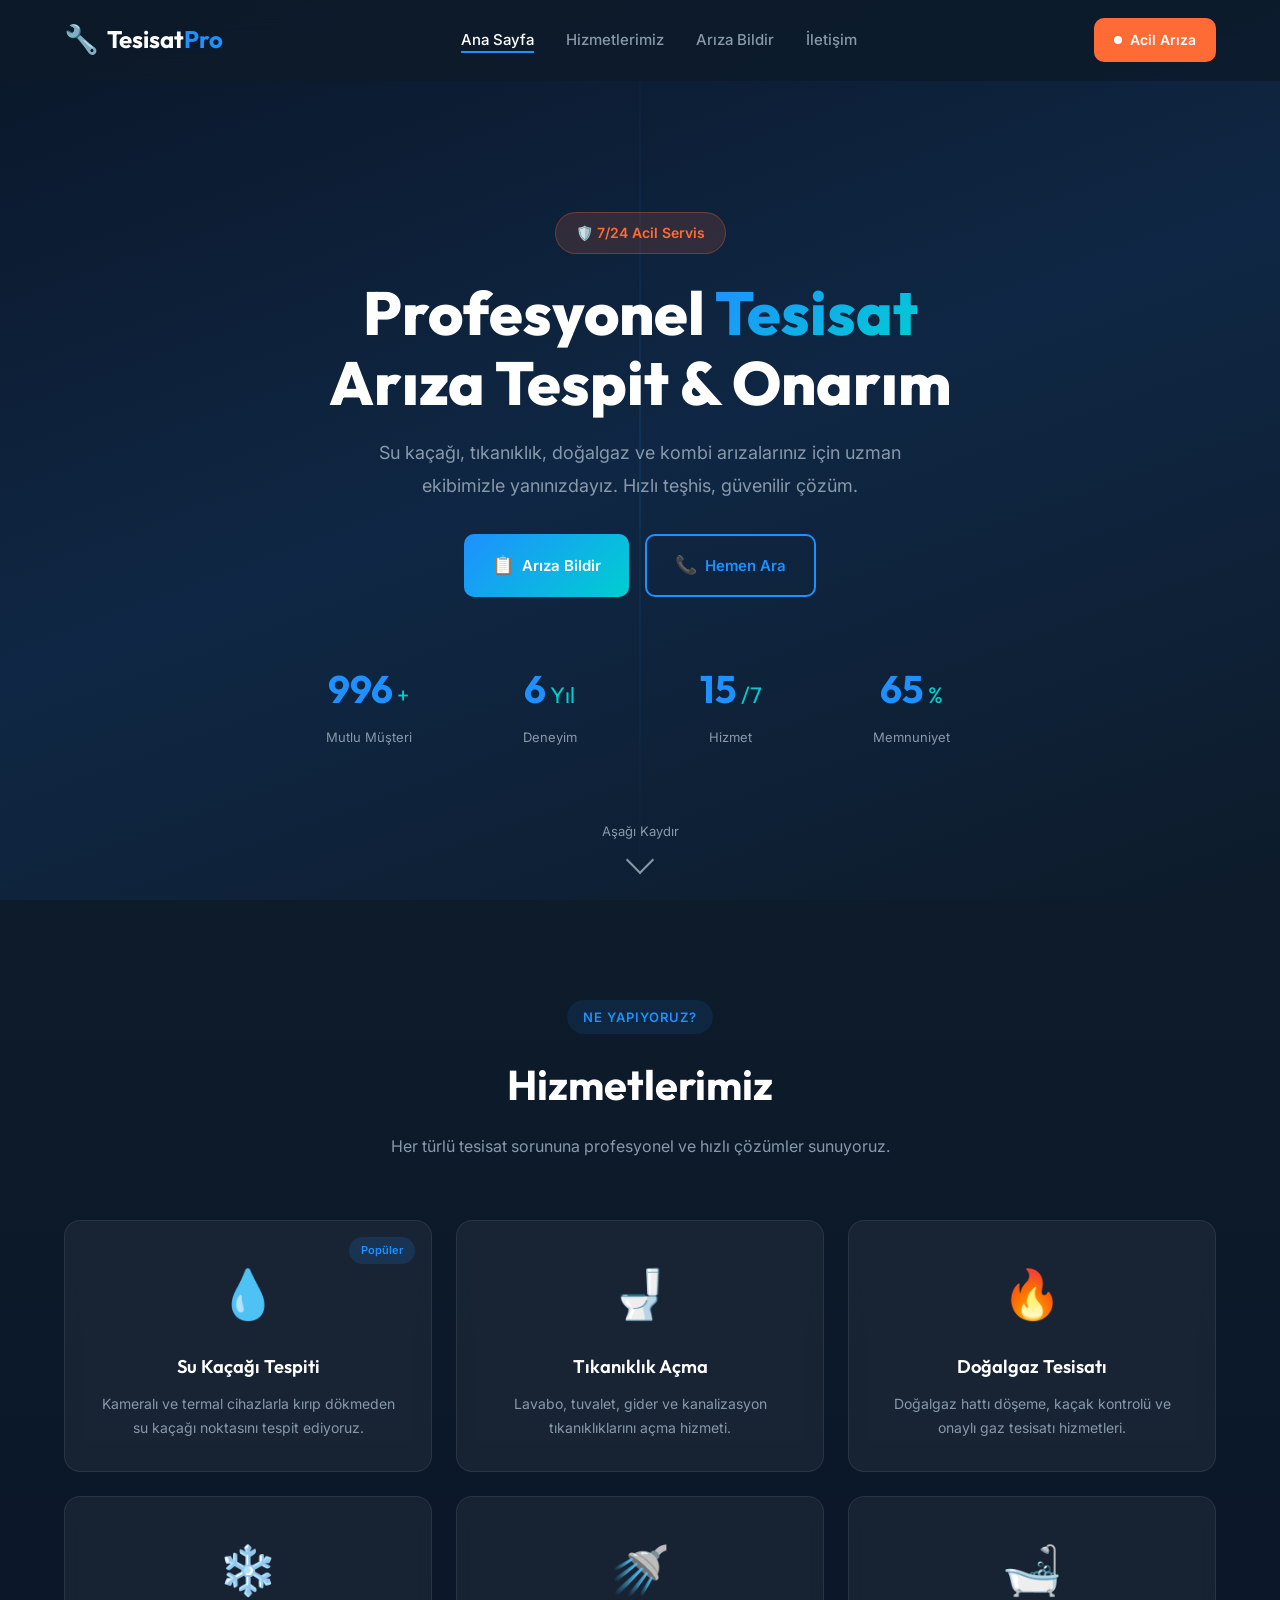
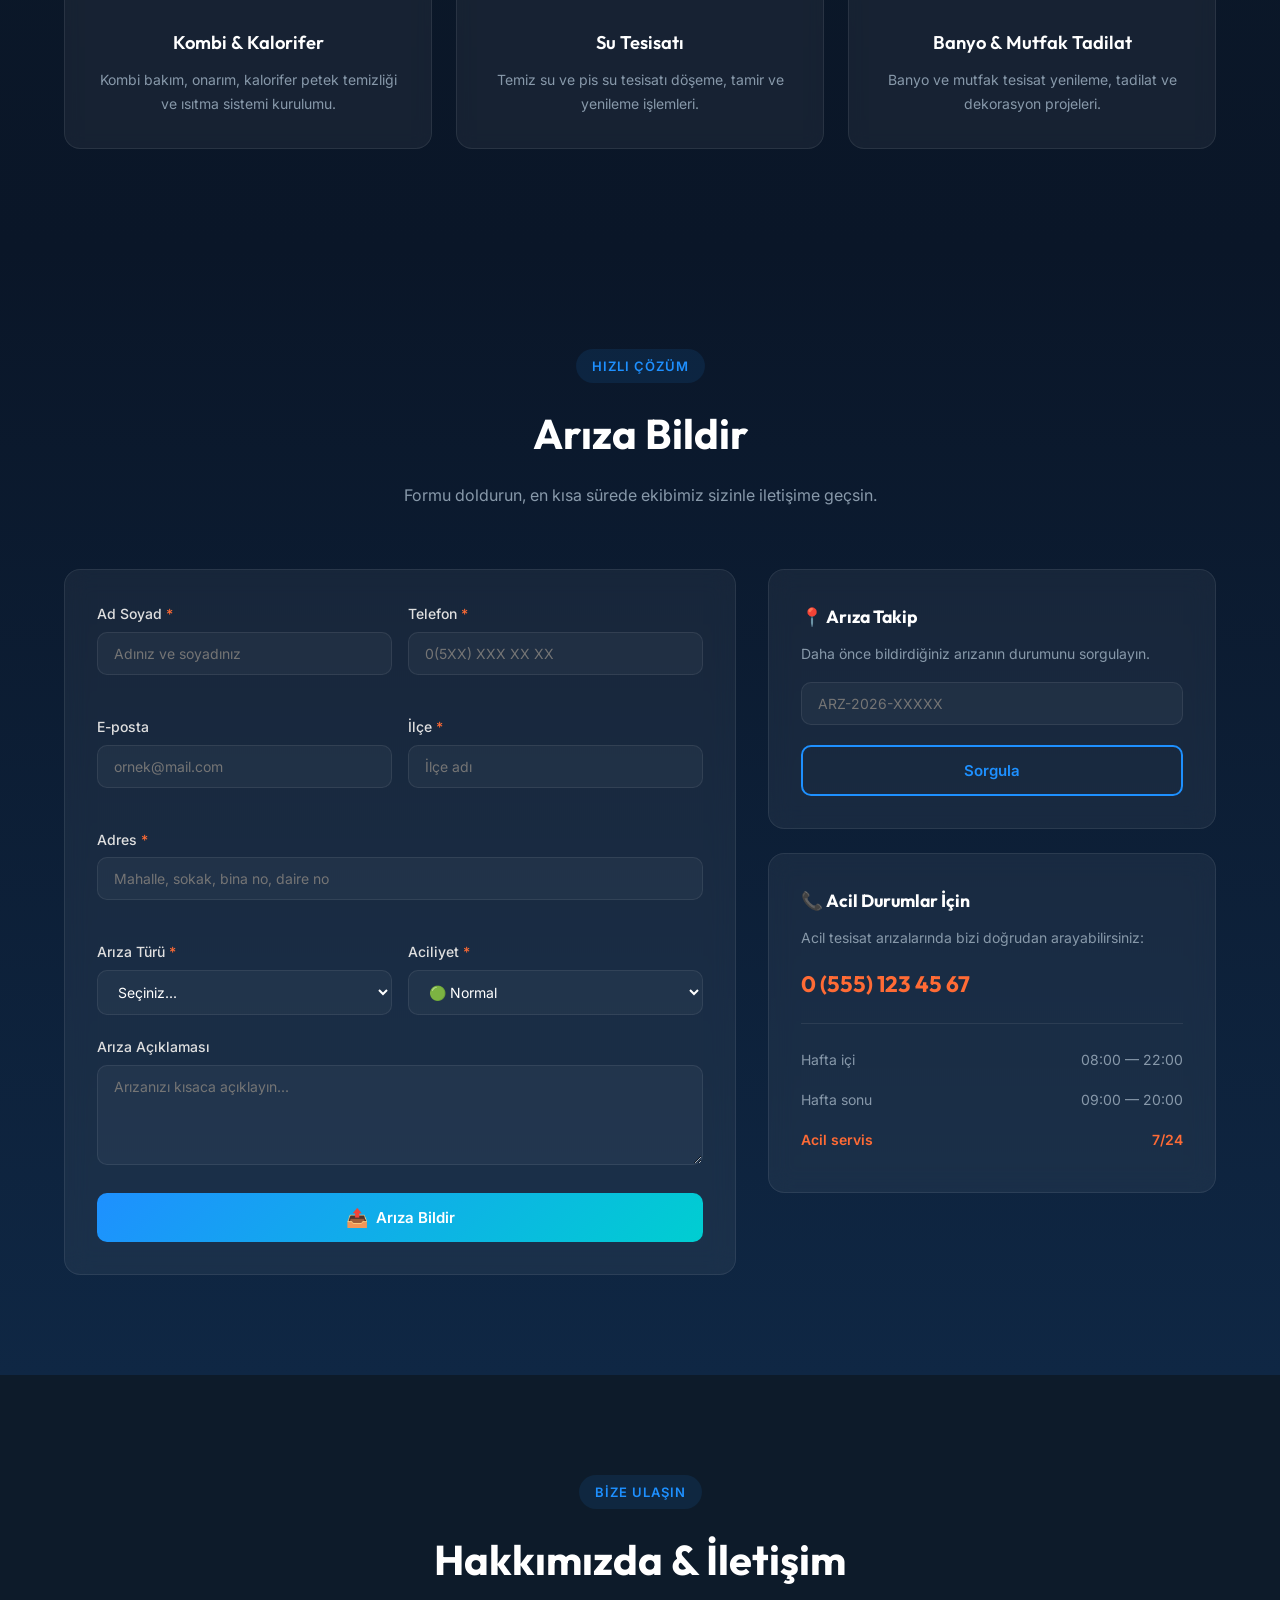
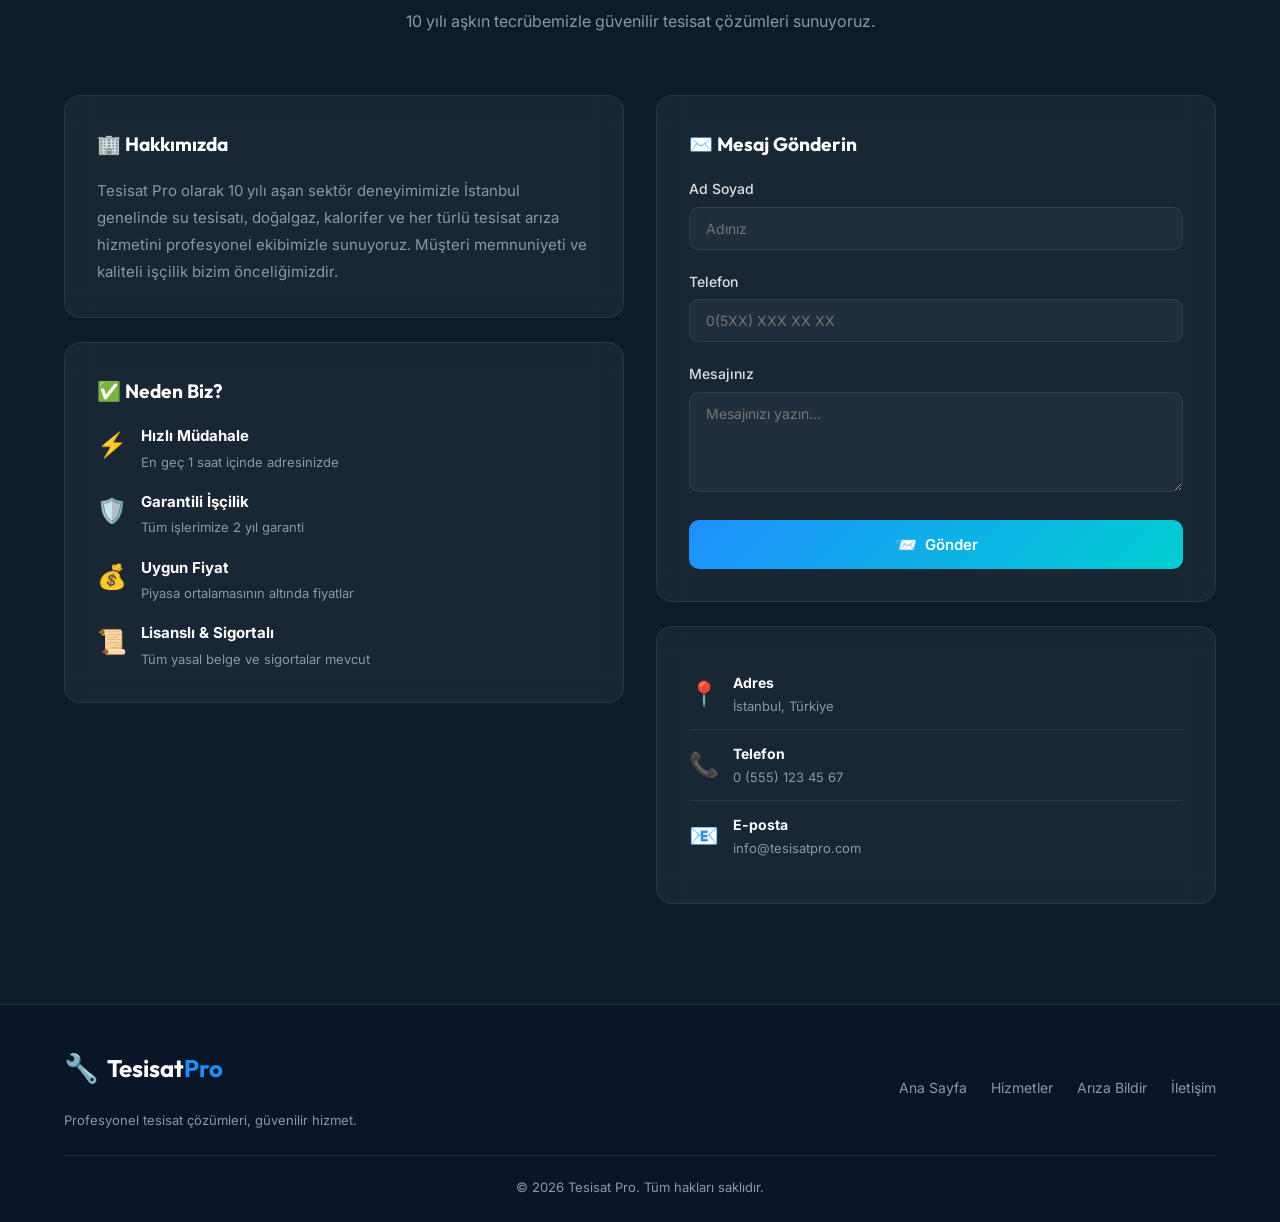
<file: index.html>
<!DOCTYPE html>
<html lang="tr">
<head>
    <meta charset="UTF-8">
    <meta name="viewport" content="width=device-width, initial-scale=1.0">
    <meta name="description" content="Profesyonel tesisat hizmetleri, su kaçağı tespiti, tıkanıklık açma ve arıza bildirimi. 7/24 acil tesisat servisi.">
    <meta name="keywords" content="tesisat, su kaçağı, tıkanıklık açma, doğalgaz, kombi arızası, tesisatçı, istanbul tesisatçı">
    <meta name="author" content="Tesisat Pro">
    <meta name="theme-color" content="#0D1B2A">
    <title>Tesisat Pro — Arıza Tespit & Tesisat Hizmetleri</title>

    <!-- Open Graph / Sosyal Medya -->
    <meta property="og:type" content="website">
    <meta property="og:title" content="Tesisat Pro — Arıza Tespit & Tesisat Hizmetleri">
    <meta property="og:description" content="Profesyonel tesisat hizmetleri, su kaçağı tespiti, tıkanıklık açma ve arıza bildirimi. 7/24 acil tesisat servisi.">
    <meta property="og:url" content="https://tesisatpro.com">
    <meta property="og:image" content="https://tesisatpro.com/images/og-image.jpg">
    <meta property="og:locale" content="tr_TR">

    <!-- Twitter Card -->
    <meta name="twitter:card" content="summary_large_image">
    <meta name="twitter:title" content="Tesisat Pro — Arıza Tespit & Tesisat Hizmetleri">
    <meta name="twitter:description" content="7/24 profesyonel tesisat hizmetleri.">

    <!-- Favicon -->
    <link rel="icon" type="image/png" sizes="32x32" href="images/favicon-32.png">
    <link rel="icon" type="image/png" sizes="16x16" href="images/favicon-16.png">
    <link rel="apple-touch-icon" sizes="180x180" href="images/apple-touch-icon.png">

    <!-- PWA Manifest -->
    <link rel="manifest" href="manifest.json">

    <!-- Google Fonts -->
    <link rel="preconnect" href="https://fonts.googleapis.com">
    <link rel="preconnect" href="https://fonts.gstatic.com" crossorigin>
    <link href="https://fonts.googleapis.com/css2?family=Inter:wght@400;500;600&family=Outfit:wght@600;700;800&display=swap" rel="stylesheet">

    <link rel="stylesheet" href="css/style.css">
</head>
<body>

    <!-- ═══════════════════════════════════════════ -->
    <!-- NAVİGASYON -->
    <!-- ═══════════════════════════════════════════ -->
    <nav id="navbar" class="navbar">
        <div class="nav-container">
            <a href="#hero" class="nav-logo">
                <span class="logo-icon">🔧</span>
                <span class="logo-text">Tesisat<span class="logo-accent">Pro</span></span>
            </a>

            <ul class="nav-links" id="navLinks">
                <li><a href="#hero" class="nav-link active">Ana Sayfa</a></li>
                <li><a href="#hizmetler" class="nav-link">Hizmetlerimiz</a></li>
                <li><a href="#ariza" class="nav-link">Arıza Bildir</a></li>
                <li><a href="#iletisim" class="nav-link">İletişim</a></li>
            </ul>

            <a href="#ariza" class="nav-cta">
                <span class="cta-pulse"></span>
                Acil Arıza
            </a>

            <button class="nav-toggle" id="navToggle" aria-label="Menüyü aç/kapat">
                <span></span>
                <span></span>
                <span></span>
            </button>
        </div>
    </nav>

    <!-- ═══════════════════════════════════════════ -->
    <!-- BÖLÜM 1: HERO -->
    <!-- ═══════════════════════════════════════════ -->
    <section id="hero" class="hero-section">
        <!-- Animasyonlu arka plan parçacıkları -->
        <div class="hero-particles">
            <div class="particle drop" style="--x: 10%; --delay: 0s;"></div>
            <div class="particle drop" style="--x: 25%; --delay: 1.2s;"></div>
            <div class="particle drop" style="--x: 45%; --delay: 0.6s;"></div>
            <div class="particle drop" style="--x: 65%; --delay: 1.8s;"></div>
            <div class="particle drop" style="--x: 80%; --delay: 0.3s;"></div>
            <div class="particle drop" style="--x: 92%; --delay: 2.1s;"></div>
        </div>

        <!-- Dekoratif boru hattı çizgisi -->
        <div class="hero-pipe-line"></div>

        <div class="hero-content">
            <div class="hero-badge">🛡️ 7/24 Acil Servis</div>
            <h1 class="hero-title">
                Profesyonel <span class="text-gradient">Tesisat</span><br>
                Arıza Tespit & Onarım
            </h1>
            <p class="hero-subtitle">
                Su kaçağı, tıkanıklık, doğalgaz ve kombi arızalarınız için 
                uzman ekibimizle yanınızdayız. Hızlı teşhis, güvenilir çözüm.
            </p>
            <div class="hero-actions">
                <a href="#ariza" class="btn btn-primary">
                    <span class="btn-icon">📋</span>
                    Arıza Bildir
                </a>
                <a href="tel:+905551234567" class="btn btn-outline">
                    <span class="btn-icon">📞</span>
                    Hemen Ara
                </a>
            </div>
        </div>

        <!-- İstatistik Sayaçları -->
        <div class="hero-stats">
            <div class="stat-item">
                <span class="stat-number" data-target="1500">0</span>
                <span class="stat-suffix">+</span>
                <span class="stat-label">Mutlu Müşteri</span>
            </div>
            <div class="stat-item">
                <span class="stat-number" data-target="10">0</span>
                <span class="stat-suffix">Yıl</span>
                <span class="stat-label">Deneyim</span>
            </div>
            <div class="stat-item">
                <span class="stat-number" data-target="24">0</span>
                <span class="stat-suffix">/7</span>
                <span class="stat-label">Hizmet</span>
            </div>
            <div class="stat-item">
                <span class="stat-number" data-target="98">0</span>
                <span class="stat-suffix">%</span>
                <span class="stat-label">Memnuniyet</span>
            </div>
        </div>

        <div class="hero-scroll-indicator">
            <span>Aşağı Kaydır</span>
            <div class="scroll-arrow"></div>
        </div>
    </section>

    <!-- ═══════════════════════════════════════════ -->
    <!-- BÖLÜM 2: HİZMETLERİMİZ -->
    <!-- ═══════════════════════════════════════════ -->
    <section id="hizmetler" class="section hizmetler-section">
        <div class="container">
            <div class="section-header">
                <span class="section-tag">Ne Yapıyoruz?</span>
                <h2 class="section-title">Hizmetlerimiz</h2>
                <p class="section-desc">Her türlü tesisat sorununa profesyonel ve hızlı çözümler sunuyoruz.</p>
            </div>

            <div class="hizmet-grid">
                <!-- Kart 1 -->
                <div class="hizmet-card" data-aos="fade-up">
                    <div class="hizmet-icon">💧</div>
                    <h3 class="hizmet-title">Su Kaçağı Tespiti</h3>
                    <p class="hizmet-desc">Kameralı ve termal cihazlarla kırıp dökmeden su kaçağı noktasını tespit ediyoruz.</p>
                    <div class="hizmet-tag">Popüler</div>
                </div>

                <!-- Kart 2 -->
                <div class="hizmet-card" data-aos="fade-up" data-aos-delay="100">
                    <div class="hizmet-icon">🚽</div>
                    <h3 class="hizmet-title">Tıkanıklık Açma</h3>
                    <p class="hizmet-desc">Lavabo, tuvalet, gider ve kanalizasyon tıkanıklıklarını açma hizmeti.</p>
                </div>

                <!-- Kart 3 -->
                <div class="hizmet-card" data-aos="fade-up" data-aos-delay="200">
                    <div class="hizmet-icon">🔥</div>
                    <h3 class="hizmet-title">Doğalgaz Tesisatı</h3>
                    <p class="hizmet-desc">Doğalgaz hattı döşeme, kaçak kontrolü ve onaylı gaz tesisatı hizmetleri.</p>
                </div>

                <!-- Kart 4 -->
                <div class="hizmet-card" data-aos="fade-up" data-aos-delay="300">
                    <div class="hizmet-icon">❄️</div>
                    <h3 class="hizmet-title">Kombi & Kalorifer</h3>
                    <p class="hizmet-desc">Kombi bakım, onarım, kalorifer petek temizliği ve ısıtma sistemi kurulumu.</p>
                </div>

                <!-- Kart 5 -->
                <div class="hizmet-card" data-aos="fade-up" data-aos-delay="400">
                    <div class="hizmet-icon">🚿</div>
                    <h3 class="hizmet-title">Su Tesisatı</h3>
                    <p class="hizmet-desc">Temiz su ve pis su tesisatı döşeme, tamir ve yenileme işlemleri.</p>
                </div>

                <!-- Kart 6 -->
                <div class="hizmet-card" data-aos="fade-up" data-aos-delay="500">
                    <div class="hizmet-icon">🛁</div>
                    <h3 class="hizmet-title">Banyo & Mutfak Tadilat</h3>
                    <p class="hizmet-desc">Banyo ve mutfak tesisat yenileme, tadilat ve dekorasyon projeleri.</p>
                </div>
            </div>
        </div>
    </section>

    <!-- ═══════════════════════════════════════════ -->
    <!-- BÖLÜM 3: ARIZA BİLDİR -->
    <!-- ═══════════════════════════════════════════ -->
    <section id="ariza" class="section ariza-section">
        <div class="container">
            <div class="section-header">
                <span class="section-tag">Hızlı Çözüm</span>
                <h2 class="section-title">Arıza Bildir</h2>
                <p class="section-desc">Formu doldurun, en kısa sürede ekibimiz sizinle iletişime geçsin.</p>
            </div>

            <div class="ariza-wrapper">
                <!-- Sol: Arıza Bildirim Formu -->
                <form id="arizaForm" class="ariza-form glass-card" novalidate>
                    <input type="hidden" name="csrf_token" id="csrfToken">

                    <div class="form-row">
                        <div class="form-group">
                            <label for="adSoyad">Ad Soyad <span class="required">*</span></label>
                            <input type="text" id="adSoyad" name="ad_soyad" placeholder="Adınız ve soyadınız" required>
                            <span class="form-error" id="adSoyadError"></span>
                        </div>
                        <div class="form-group">
                            <label for="telefon">Telefon <span class="required">*</span></label>
                            <input type="tel" id="telefon" name="telefon" placeholder="0(5XX) XXX XX XX" required>
                            <span class="form-error" id="telefonError"></span>
                        </div>
                    </div>

                    <div class="form-row">
                        <div class="form-group">
                            <label for="email">E-posta</label>
                            <input type="email" id="email" name="email" placeholder="ornek@mail.com">
                        </div>
                        <div class="form-group">
                            <label for="ilce">İlçe <span class="required">*</span></label>
                            <input type="text" id="ilce" name="ilce" placeholder="İlçe adı" required>
                            <span class="form-error" id="ilceError"></span>
                        </div>
                    </div>

                    <div class="form-group">
                        <label for="adres">Adres <span class="required">*</span></label>
                        <input type="text" id="adres" name="adres" placeholder="Mahalle, sokak, bina no, daire no" required>
                        <span class="form-error" id="adresError"></span>
                    </div>

                    <div class="form-row">
                        <div class="form-group">
                            <label for="arizaTuru">Arıza Türü <span class="required">*</span></label>
                            <select id="arizaTuru" name="ariza_turu" required>
                                <option value="">Seçiniz...</option>
                                <option value="su_kacagi">💧 Su Kaçağı</option>
                                <option value="tikaniklik">🚽 Tıkanıklık</option>
                                <option value="dogalgaz">🔥 Doğalgaz Arızası</option>
                                <option value="kombi">❄️ Kombi Arızası</option>
                                <option value="diger">🔧 Diğer</option>
                            </select>
                        </div>
                        <div class="form-group">
                            <label for="aciliyet">Aciliyet <span class="required">*</span></label>
                            <select id="aciliyet" name="aciliyet" required>
                                <option value="normal">🟢 Normal</option>
                                <option value="acil">🟠 Acil</option>
                                <option value="cok_acil">🔴 Çok Acil</option>
                            </select>
                        </div>
                    </div>

                    <div class="form-group">
                        <label for="aciklama">Arıza Açıklaması</label>
                        <textarea id="aciklama" name="aciklama" rows="4" placeholder="Arızanızı kısaca açıklayın..."></textarea>
                    </div>

                    <button type="submit" class="btn btn-primary btn-full" id="arizaSubmitBtn">
                        <span class="btn-icon">📤</span>
                        Arıza Bildir
                    </button>
                </form>

                <!-- Sağ: Takip Sorgulama + Bilgi -->
                <div class="ariza-sidebar">
                    <!-- Takip Sorgulama Kutusu -->
                    <div class="takip-box glass-card">
                        <h3>📍 Arıza Takip</h3>
                        <p>Daha önce bildirdiğiniz arızanın durumunu sorgulayın.</p>
                        <div class="form-group">
                            <input type="text" id="takipNo" placeholder="ARZ-2026-XXXXX">
                        </div>
                        <button class="btn btn-outline btn-full" id="takipSorgulaBtn">
                            Sorgula
                        </button>
                        <div id="takipSonuc" class="takip-sonuc hidden"></div>
                    </div>

                    <!-- Bilgi Kutusu -->
                    <div class="info-box glass-card">
                        <h3>📞 Acil Durumlar İçin</h3>
                        <p>Acil tesisat arızalarında bizi doğrudan arayabilirsiniz:</p>
                        <a href="tel:+905551234567" class="acil-tel">0 (555) 123 45 67</a>
                        <div class="calisma-saatleri">
                            <div class="saat-row">
                                <span>Hafta içi</span>
                                <span>08:00 — 22:00</span>
                            </div>
                            <div class="saat-row">
                                <span>Hafta sonu</span>
                                <span>09:00 — 20:00</span>
                            </div>
                            <div class="saat-row acil-row">
                                <span>Acil servis</span>
                                <span>7/24</span>
                            </div>
                        </div>
                    </div>
                </div>
            </div>
        </div>
    </section>

    <!-- ═══════════════════════════════════════════ -->
    <!-- BÖLÜM 4: HAKKIMIZDA & İLETİŞİM -->
    <!-- ═══════════════════════════════════════════ -->
    <section id="iletisim" class="section iletisim-section">
        <div class="container">
            <div class="section-header">
                <span class="section-tag">Bize Ulaşın</span>
                <h2 class="section-title">Hakkımızda & İletişim</h2>
                <p class="section-desc">10 yılı aşkın tecrübemizle güvenilir tesisat çözümleri sunuyoruz.</p>
            </div>

            <div class="iletisim-grid">
                <!-- Sol: Hakkımızda + Neden Biz -->
                <div class="hakkimizda-content">
                    <div class="hakkimizda-text glass-card">
                        <h3>🏢 Hakkımızda</h3>
                        <p>
                            Tesisat Pro olarak 10 yılı aşan sektör deneyimimizle İstanbul genelinde
                            su tesisatı, doğalgaz, kalorifer ve her türlü tesisat arıza hizmetini 
                            profesyonel ekibimizle sunuyoruz. Müşteri memnuniyeti ve kaliteli 
                            işçilik bizim önceliğimizdir.
                        </p>
                    </div>

                    <div class="neden-biz glass-card">
                        <h3>✅ Neden Biz?</h3>
                        <ul class="neden-list">
                            <li>
                                <span class="neden-icon">⚡</span>
                                <div>
                                    <strong>Hızlı Müdahale</strong>
                                    <p>En geç 1 saat içinde adresinizde</p>
                                </div>
                            </li>
                            <li>
                                <span class="neden-icon">🛡️</span>
                                <div>
                                    <strong>Garantili İşçilik</strong>
                                    <p>Tüm işlerimize 2 yıl garanti</p>
                                </div>
                            </li>
                            <li>
                                <span class="neden-icon">💰</span>
                                <div>
                                    <strong>Uygun Fiyat</strong>
                                    <p>Piyasa ortalamasının altında fiyatlar</p>
                                </div>
                            </li>
                            <li>
                                <span class="neden-icon">📜</span>
                                <div>
                                    <strong>Lisanslı & Sigortalı</strong>
                                    <p>Tüm yasal belge ve sigortalar mevcut</p>
                                </div>
                            </li>
                        </ul>
                    </div>
                </div>

                <!-- Sağ: İletişim Formu + Bilgiler -->
                <div class="iletisim-content">
                    <form id="iletisimForm" class="iletisim-form glass-card" novalidate>
                        <h3>✉️ Mesaj Gönderin</h3>
                        <div class="form-group">
                            <label for="iletisimAd">Ad Soyad</label>
                            <input type="text" id="iletisimAd" name="ad_soyad" placeholder="Adınız" required>
                        </div>
                        <div class="form-group">
                            <label for="iletisimTel">Telefon</label>
                            <input type="tel" id="iletisimTel" name="telefon" placeholder="0(5XX) XXX XX XX" required>
                        </div>
                        <div class="form-group">
                            <label for="iletisimMesaj">Mesajınız</label>
                            <textarea id="iletisimMesaj" name="mesaj" rows="4" placeholder="Mesajınızı yazın..." required></textarea>
                        </div>
                        <button type="submit" class="btn btn-primary btn-full">
                            <span class="btn-icon">📨</span>
                            Gönder
                        </button>
                    </form>

                    <div class="iletisim-bilgi glass-card">
                        <div class="bilgi-item">
                            <span class="bilgi-icon">📍</span>
                            <div>
                                <strong>Adres</strong>
                                <p>İstanbul, Türkiye</p>
                            </div>
                        </div>
                        <div class="bilgi-item">
                            <span class="bilgi-icon">📞</span>
                            <div>
                                <strong>Telefon</strong>
                                <p>0 (555) 123 45 67</p>
                            </div>
                        </div>
                        <div class="bilgi-item">
                            <span class="bilgi-icon">📧</span>
                            <div>
                                <strong>E-posta</strong>
                                <p>info@tesisatpro.com</p>
                            </div>
                        </div>
                    </div>
                </div>
            </div>
        </div>
    </section>

    <!-- ═══════════════════════════════════════════ -->
    <!-- FOOTER -->
    <!-- ═══════════════════════════════════════════ -->
    <footer class="footer">
        <div class="container">
            <div class="footer-top">
                <div class="footer-brand">
                    <span class="logo-icon">🔧</span>
                    <span class="logo-text">Tesisat<span class="logo-accent">Pro</span></span>
                    <p>Profesyonel tesisat çözümleri, güvenilir hizmet.</p>
                </div>
                <div class="footer-links">
                    <a href="#hero">Ana Sayfa</a>
                    <a href="#hizmetler">Hizmetler</a>
                    <a href="#ariza">Arıza Bildir</a>
                    <a href="#iletisim">İletişim</a>
                </div>
            </div>
            <div class="footer-bottom">
                <p>&copy; 2026 Tesisat Pro. Tüm hakları saklıdır.</p>
            </div>
        </div>
    </footer>

    <!-- Başarı Modalı -->
    <div id="basariModal" class="modal hidden">
        <div class="modal-content glass-card">
            <div class="modal-icon">✅</div>
            <h3>Arıza Bildiriminiz Alındı!</h3>
            <p>Takip Numaranız:</p>
            <div class="takip-numara" id="modalTakipNo">ARZ-2026-XXXXX</div>
            <p class="modal-note">Bu numarayı saklayarak arızanızın durumunu takip edebilirsiniz.</p>
            <button class="btn btn-primary" id="modalKapat">Tamam</button>
        </div>
    </div>

    <script src="js/app.js"></script>
</body>
</html>
</file>
<file: css/style.css>
/* ══════════════════════════════════════════
   TESISAT PRO — ANA STİL DOSYASI
   ══════════════════════════════════════════ */

/* ── CSS Değişkenleri ── */


@charset "UTF-8";

body {
    font-family: 'Inter', sans-serif;
}

:root {
    --clr-bg: #0D1B2A;
    --clr-bg-dark: #0A1628;
    --clr-primary: #1E90FF;
    --clr-accent: #00CED1;
    --clr-cta: #FF6B35;
    --clr-success: #00C853;
    --clr-text: #E0E0E0;
    --clr-text-muted: #8899AA;
    --clr-card: rgba(255, 255, 255, 0.05);
    --clr-card-border: rgba(255, 255, 255, 0.08);
    --clr-glass: rgba(255, 255, 255, 0.04);
    --font-heading: 'Outfit', sans-serif;
    --font-body: 'Inter', sans-serif;
    --radius: 16px;
    --radius-sm: 10px;
    --shadow-glow: 0 0 30px rgba(30, 144, 255, 0.15);
    --transition: 0.3s cubic-bezier(0.4, 0, 0.2, 1);
}

/* ── Reset ── */
*,
*::before,
*::after {
    margin: 0;
    padding: 0;
    box-sizing: border-box;
}

html {
    scroll-behavior: smooth;
    scroll-padding-top: 80px;
}

body {
    font-family: var(--font-body);
    background: var(--clr-bg);
    color: var(--clr-text);
    line-height: 1.7;
    font-size: 16px;
    overflow-x: hidden;
}

a {
    text-decoration: none;
    color: inherit;
}

ul {
    list-style: none;
}

img {
    max-width: 100%;
    display: block;
}

.container {
    max-width: 1200px;
    margin: 0 auto;
    padding: 0 24px;
}

/* ── Glass Card ── */
.glass-card {
    background: var(--clr-card);
    border: 1px solid var(--clr-card-border);
    border-radius: var(--radius);
    backdrop-filter: blur(12px);
    -webkit-backdrop-filter: blur(12px);
    padding: 32px;
}

/* ── Butonlar ── */
.btn {
    display: inline-flex;
    align-items: center;
    gap: 8px;
    padding: 14px 28px;
    border-radius: var(--radius-sm);
    font-family: var(--font-body);
    font-weight: 600;
    font-size: 15px;
    cursor: pointer;
    border: none;
    transition: var(--transition);
}

.btn-primary {
    background: linear-gradient(135deg, var(--clr-primary), var(--clr-accent));
    color: #fff;
}

.btn-primary:hover {
    transform: translateY(-2px);
    box-shadow: var(--shadow-glow);
}

.btn-outline {
    background: transparent;
    color: var(--clr-primary);
    border: 2px solid var(--clr-primary);
}

.btn-outline:hover {
    background: var(--clr-primary);
    color: #fff;
}

.btn-full {
    width: 100%;
    justify-content: center;
}

.btn-icon {
    font-size: 18px;
}

/* ══════════════════════════════════════════
   NAVİGASYON
   ══════════════════════════════════════════ */
.navbar {
    position: fixed;
    top: 0;
    left: 0;
    right: 0;
    z-index: 1000;
    padding: 16px 0;
    background: rgba(13, 27, 42, 0.8);
    backdrop-filter: blur(16px);
    border-bottom: 1px solid transparent;
    transition: var(--transition);
}

.navbar.scrolled {
    padding: 10px 0;
    border-bottom-color: var(--clr-card-border);
    background: rgba(10, 22, 40, 0.95);
}

.nav-container {
    max-width: 1200px;
    margin: 0 auto;
    padding: 0 24px;
    display: flex;
    align-items: center;
    justify-content: space-between;
}

.nav-logo {
    display: flex;
    align-items: center;
    gap: 8px;
}

.logo-icon {
    font-size: 28px;
}

.logo-text {
    font-family: var(--font-heading);
    font-size: 24px;
    font-weight: 700;
    color: #fff;
}

.logo-accent {
    color: var(--clr-primary);
}

.nav-links {
    display: flex;
    gap: 32px;
}

.nav-link {
    color: var(--clr-text-muted);
    font-weight: 500;
    font-size: 15px;
    transition: var(--transition);
    position: relative;
}

.nav-link::after {
    content: '';
    position: absolute;
    bottom: -4px;
    left: 0;
    width: 0;
    height: 2px;
    background: var(--clr-primary);
    transition: var(--transition);
}

.nav-link:hover,
.nav-link.active {
    color: #fff;
}

.nav-link:hover::after,
.nav-link.active::after {
    width: 100%;
}

.nav-cta {
    display: flex;
    align-items: center;
    gap: 8px;
    padding: 10px 20px;
    border-radius: var(--radius-sm);
    background: var(--clr-cta);
    color: #fff;
    font-weight: 600;
    font-size: 14px;
    transition: var(--transition);
    position: relative;
}

.nav-cta:hover {
    transform: scale(1.05);
}

.cta-pulse {
    width: 8px;
    height: 8px;
    border-radius: 50%;
    background: #fff;
    animation: pulse 1.5s infinite;
}

@keyframes pulse {

    0%,
    100% {
        opacity: 1;
        transform: scale(1);
    }

    50% {
        opacity: 0.5;
        transform: scale(1.5);
    }
}

.nav-toggle {
    display: none;
    background: none;
    border: none;
    cursor: pointer;
    flex-direction: column;
    gap: 5px;
}

.nav-toggle span {
    display: block;
    width: 24px;
    height: 2px;
    background: #fff;
    transition: var(--transition);
}

/* ══════════════════════════════════════════
   HERO
   ══════════════════════════════════════════ */
.hero-section {
    min-height: 100vh;
    display: flex;
    flex-direction: column;
    align-items: center;
    justify-content: center;
    padding: 120px 24px 60px;
    position: relative;
    overflow: hidden;
    background: linear-gradient(160deg, var(--clr-bg-dark) 0%, #0f2744 50%, var(--clr-bg) 100%);
}

/* Su damlası parçacıkları */
.hero-particles {
    position: absolute;
    inset: 0;
    pointer-events: none;
    overflow: hidden;
}

.particle.drop {
    position: absolute;
    top: -20px;
    left: var(--x);
    width: 6px;
    height: 6px;
    border-radius: 50%;
    background: var(--clr-accent);
    opacity: 0.3;
    animation: dropFall 4s var(--delay) infinite;
}

@keyframes dropFall {
    0% {
        transform: translateY(-20px);
        opacity: 0;
    }

    10% {
        opacity: 0.4;
    }

    100% {
        transform: translateY(100vh);
        opacity: 0;
    }
}

.hero-pipe-line {
    position: absolute;
    left: 50%;
    top: 0;
    width: 2px;
    height: 100%;
    background: linear-gradient(to bottom, transparent, rgba(30, 144, 255, 0.1), transparent);
    transform: translateX(-50%);
}

.hero-content {
    text-align: center;
    max-width: 750px;
    z-index: 1;
}

.hero-badge {
    display: inline-block;
    padding: 8px 20px;
    border-radius: 50px;
    background: rgba(255, 107, 53, 0.15);
    border: 1px solid rgba(255, 107, 53, 0.3);
    color: var(--clr-cta);
    font-size: 14px;
    font-weight: 600;
    margin-bottom: 24px;
}

.hero-title {
    font-family: var(--font-heading);
    font-size: clamp(2.2rem, 5vw, 3.8rem);
    font-weight: 800;
    line-height: 1.15;
    color: #fff;
    margin-bottom: 20px;
}

.text-gradient {
    background: linear-gradient(135deg, var(--clr-primary), var(--clr-accent));
    -webkit-background-clip: text;
    -webkit-text-fill-color: transparent;
    background-clip: text;
}

.hero-subtitle {
    font-size: 18px;
    color: var(--clr-text-muted);
    max-width: 600px;
    margin: 0 auto 32px;
    line-height: 1.8;
}

.hero-actions {
    display: flex;
    gap: 16px;
    justify-content: center;
    flex-wrap: wrap;
}

/* İstatistikler */
.hero-stats {
    display: grid;
    grid-template-columns: repeat(4, 1fr);
    gap: 24px;
    max-width: 700px;
    margin-top: 60px;
    z-index: 1;
    width: 100%;
}

.stat-item {
    text-align: center;
}

.stat-number {
    font-family: var(--font-heading);
    font-size: 2.4rem;
    font-weight: 700;
    color: var(--clr-primary);
}

.stat-suffix {
    font-family: var(--font-heading);
    font-size: 1.4rem;
    color: var(--clr-accent);
}

.stat-label {
    display: block;
    font-size: 13px;
    color: var(--clr-text-muted);
    margin-top: 4px;
}

/* Scroll indicator */
.hero-scroll-indicator {
    position: absolute;
    bottom: 30px;
    display: flex;
    flex-direction: column;
    align-items: center;
    gap: 8px;
    color: var(--clr-text-muted);
    font-size: 13px;
}

.scroll-arrow {
    width: 20px;
    height: 20px;
    border-right: 2px solid var(--clr-text-muted);
    border-bottom: 2px solid var(--clr-text-muted);
    transform: rotate(45deg);
    animation: scrollBounce 2s infinite;
}

@keyframes scrollBounce {

    0%,
    100% {
        transform: rotate(45deg) translate(0);
    }

    50% {
        transform: rotate(45deg) translate(5px, 5px);
    }
}

/* ══════════════════════════════════════════
   BÖLÜM ORTAK STİLLER
   ══════════════════════════════════════════ */
.section {
    padding: 100px 0;
}

.section-header {
    text-align: center;
    margin-bottom: 60px;
}

.section-tag {
    display: inline-block;
    padding: 6px 16px;
    border-radius: 50px;
    background: rgba(30, 144, 255, 0.1);
    color: var(--clr-primary);
    font-size: 13px;
    font-weight: 600;
    text-transform: uppercase;
    letter-spacing: 1px;
    margin-bottom: 16px;
}

.section-title {
    font-family: var(--font-heading);
    font-size: clamp(1.8rem, 4vw, 2.6rem);
    font-weight: 700;
    color: #fff;
    margin-bottom: 12px;
}

.section-desc {
    font-size: 16px;
    color: var(--clr-text-muted);
    max-width: 500px;
    margin: 0 auto;
}

/* ══════════════════════════════════════════
   HİZMETLER
   ══════════════════════════════════════════ */
.hizmetler-section {
    background: linear-gradient(180deg, var(--clr-bg) 0%, var(--clr-bg-dark) 100%);
}

.hizmet-grid {
    display: grid;
    grid-template-columns: repeat(3, 1fr);
    gap: 24px;
}

.hizmet-card {
    background: var(--clr-card);
    border: 1px solid var(--clr-card-border);
    border-radius: var(--radius);
    padding: 32px;
    text-align: center;
    transition: var(--transition);
    position: relative;
    overflow: hidden;
    backdrop-filter: blur(8px);
}

.hizmet-card:hover {
    transform: translateY(-8px);
    border-color: rgba(30, 144, 255, 0.3);
    box-shadow: 0 12px 40px rgba(30, 144, 255, 0.1);
}

.hizmet-icon {
    font-size: 48px;
    margin-bottom: 16px;
}

.hizmet-title {
    font-family: var(--font-heading);
    font-size: 1.15rem;
    font-weight: 600;
    color: #fff;
    margin-bottom: 10px;
}

.hizmet-desc {
    font-size: 14px;
    color: var(--clr-text-muted);
    line-height: 1.7;
}

.hizmet-tag {
    position: absolute;
    top: 16px;
    right: 16px;
    padding: 4px 12px;
    border-radius: 50px;
    background: rgba(30, 144, 255, 0.15);
    color: var(--clr-primary);
    font-size: 11px;
    font-weight: 600;
}

/* ══════════════════════════════════════════
   ARIZA BİLDİR
   ══════════════════════════════════════════ */
.ariza-section {
    background: linear-gradient(180deg, var(--clr-bg-dark) 0%, #0f2744 100%);
}

.ariza-wrapper {
    display: grid;
    grid-template-columns: 1.5fr 1fr;
    gap: 32px;
    align-items: start;
}

/* Form Stilleri */
.form-row {
    display: grid;
    grid-template-columns: 1fr 1fr;
    gap: 16px;
}

.form-group {
    margin-bottom: 20px;
}

.form-group label {
    display: block;
    font-size: 14px;
    font-weight: 500;
    color: var(--clr-text);
    margin-bottom: 6px;
}

.required {
    color: var(--clr-cta);
}

.form-group input,
.form-group select,
.form-group textarea {
    width: 100%;
    padding: 12px 16px;
    border-radius: var(--radius-sm);
    border: 1px solid var(--clr-card-border);
    background: rgba(255, 255, 255, 0.04);
    color: #fff;
    font-family: var(--font-body);
    font-size: 14px;
    transition: var(--transition);
    outline: none;
}

.form-group input:focus,
.form-group select:focus,
.form-group textarea:focus {
    border-color: var(--clr-primary);
    box-shadow: 0 0 0 3px rgba(30, 144, 255, 0.15);
}

.form-group select {
    cursor: pointer;
}

.form-group select option {
    background: var(--clr-bg-dark);
    color: #fff;
}

.form-group textarea {
    resize: vertical;
    min-height: 100px;
}

.form-error {
    font-size: 12px;
    color: var(--clr-cta);
    margin-top: 4px;
    display: block;
    min-height: 16px;
}

/* Sidebar */
.ariza-sidebar {
    display: flex;
    flex-direction: column;
    gap: 24px;
}

.takip-box h3,
.info-box h3 {
    font-family: var(--font-heading);
    font-size: 1.1rem;
    color: #fff;
    margin-bottom: 10px;
}

.takip-box p,
.info-box p {
    font-size: 14px;
    color: var(--clr-text-muted);
    margin-bottom: 16px;
}

.takip-sonuc {
    margin-top: 16px;
    padding: 12px;
    border-radius: var(--radius-sm);
    font-size: 14px;
}

.takip-sonuc.success {
    background: rgba(0, 200, 83, 0.1);
    border: 1px solid rgba(0, 200, 83, 0.2);
    color: var(--clr-success);
}

.takip-sonuc.error {
    background: rgba(255, 107, 53, 0.1);
    border: 1px solid rgba(255, 107, 53, 0.2);
    color: var(--clr-cta);
}

.acil-tel {
    display: block;
    font-family: var(--font-heading);
    font-size: 1.4rem;
    font-weight: 700;
    color: var(--clr-cta);
    margin-bottom: 20px;
    transition: var(--transition);
}

.acil-tel:hover {
    color: #ff8a5c;
}

.calisma-saatleri {
    border-top: 1px solid var(--clr-card-border);
    padding-top: 16px;
}

.saat-row {
    display: flex;
    justify-content: space-between;
    padding: 8px 0;
    font-size: 14px;
    color: var(--clr-text-muted);
}

.saat-row.acil-row {
    color: var(--clr-cta);
    font-weight: 600;
}

/* ══════════════════════════════════════════
   İLETİŞİM
   ══════════════════════════════════════════ */
.iletisim-section {
    background: var(--clr-bg);
}

.iletisim-grid {
    display: grid;
    grid-template-columns: 1fr 1fr;
    gap: 32px;
}

.hakkimizda-content,
.iletisim-content {
    display: flex;
    flex-direction: column;
    gap: 24px;
}

.hakkimizda-text h3,
.neden-biz h3,
.iletisim-form h3 {
    font-family: var(--font-heading);
    font-size: 1.2rem;
    color: #fff;
    margin-bottom: 16px;
}

.hakkimizda-text p {
    color: var(--clr-text-muted);
    font-size: 15px;
    line-height: 1.8;
}

.neden-list {
    display: flex;
    flex-direction: column;
    gap: 16px;
}

.neden-list li {
    display: flex;
    align-items: flex-start;
    gap: 14px;
}

.neden-icon {
    font-size: 24px;
    flex-shrink: 0;
    margin-top: 2px;
}

.neden-list li strong {
    display: block;
    color: #fff;
    font-size: 15px;
    margin-bottom: 2px;
}

.neden-list li p {
    font-size: 13px;
    color: var(--clr-text-muted);
}

.bilgi-item {
    display: flex;
    align-items: center;
    gap: 14px;
    padding: 12px 0;
}

.bilgi-item:not(:last-child) {
    border-bottom: 1px solid var(--clr-card-border);
}

.bilgi-icon {
    font-size: 24px;
}

.bilgi-item strong {
    display: block;
    color: #fff;
    font-size: 14px;
}

.bilgi-item p {
    font-size: 13px;
    color: var(--clr-text-muted);
}

/* ══════════════════════════════════════════
   FOOTER
   ══════════════════════════════════════════ */
.footer {
    background: var(--clr-bg-dark);
    border-top: 1px solid var(--clr-card-border);
    padding: 40px 0 24px;
}

.footer-top {
    display: flex;
    justify-content: space-between;
    align-items: center;
    margin-bottom: 24px;
}

.footer-brand {
    display: flex;
    align-items: center;
    gap: 8px;
    flex-wrap: wrap;
}

.footer-brand p {
    width: 100%;
    font-size: 13px;
    color: var(--clr-text-muted);
    margin-top: 8px;
}

.footer-links {
    display: flex;
    gap: 24px;
}

.footer-links a {
    font-size: 14px;
    color: var(--clr-text-muted);
    transition: var(--transition);
}

.footer-links a:hover {
    color: var(--clr-primary);
}

.footer-bottom {
    border-top: 1px solid var(--clr-card-border);
    padding-top: 20px;
    text-align: center;
}

.footer-bottom p {
    font-size: 13px;
    color: var(--clr-text-muted);
}

/* ══════════════════════════════════════════
   MODAL
   ══════════════════════════════════════════ */
.modal {
    position: fixed;
    inset: 0;
    z-index: 2000;
    background: rgba(0, 0, 0, 0.7);
    backdrop-filter: blur(6px);
    display: flex;
    align-items: center;
    justify-content: center;
    padding: 24px;
}

.modal.hidden {
    display: none;
}

.modal-content {
    text-align: center;
    max-width: 420px;
    width: 100%;
}

.modal-icon {
    font-size: 56px;
    margin-bottom: 16px;
}

.modal-content h3 {
    font-family: var(--font-heading);
    font-size: 1.4rem;
    color: #fff;
    margin-bottom: 12px;
}

.takip-numara {
    font-family: var(--font-heading);
    font-size: 1.6rem;
    font-weight: 700;
    color: var(--clr-primary);
    background: rgba(30, 144, 255, 0.1);
    padding: 12px 24px;
    border-radius: var(--radius-sm);
    margin: 16px 0;
    letter-spacing: 2px;
}

.modal-note {
    font-size: 13px;
    color: var(--clr-text-muted);
    margin-bottom: 20px;
}

.hidden {
    display: none !important;
}

/* ══════════════════════════════════════════
   ANİMASYONLAR (Scroll ile görünürlük)
   ══════════════════════════════════════════ */
.fade-in {
    opacity: 0;
    transform: translateY(30px);
    transition: opacity 0.6s ease, transform 0.6s ease;
}

.fade-in.visible {
    opacity: 1;
    transform: translateY(0);
}

/* ══════════════════════════════════════════
   RESPONSİVE
   ══════════════════════════════════════════ */
@media (max-width: 1024px) {
    .hizmet-grid {
        grid-template-columns: repeat(2, 1fr);
    }

    .ariza-wrapper {
        grid-template-columns: 1fr;
    }

    .iletisim-grid {
        grid-template-columns: 1fr;
    }
}

@media (max-width: 768px) {
    .nav-links {
        display: none;
        position: absolute;
        top: 100%;
        left: 0;
        right: 0;
        background: rgba(10, 22, 40, 0.98);
        flex-direction: column;
        padding: 24px;
        gap: 16px;
        border-bottom: 1px solid var(--clr-card-border);
    }

    .nav-links.open {
        display: flex;
    }

    .nav-toggle {
        display: flex;
    }

    .nav-cta {
        display: none;
    }

    .hero-title {
        font-size: 2rem;
    }

    .hero-stats {
        grid-template-columns: repeat(2, 1fr);
        gap: 16px;
    }

    .hizmet-grid {
        grid-template-columns: 1fr;
    }

    .form-row {
        grid-template-columns: 1fr;
    }

    .section {
        padding: 60px 0;
    }
}
</file>
